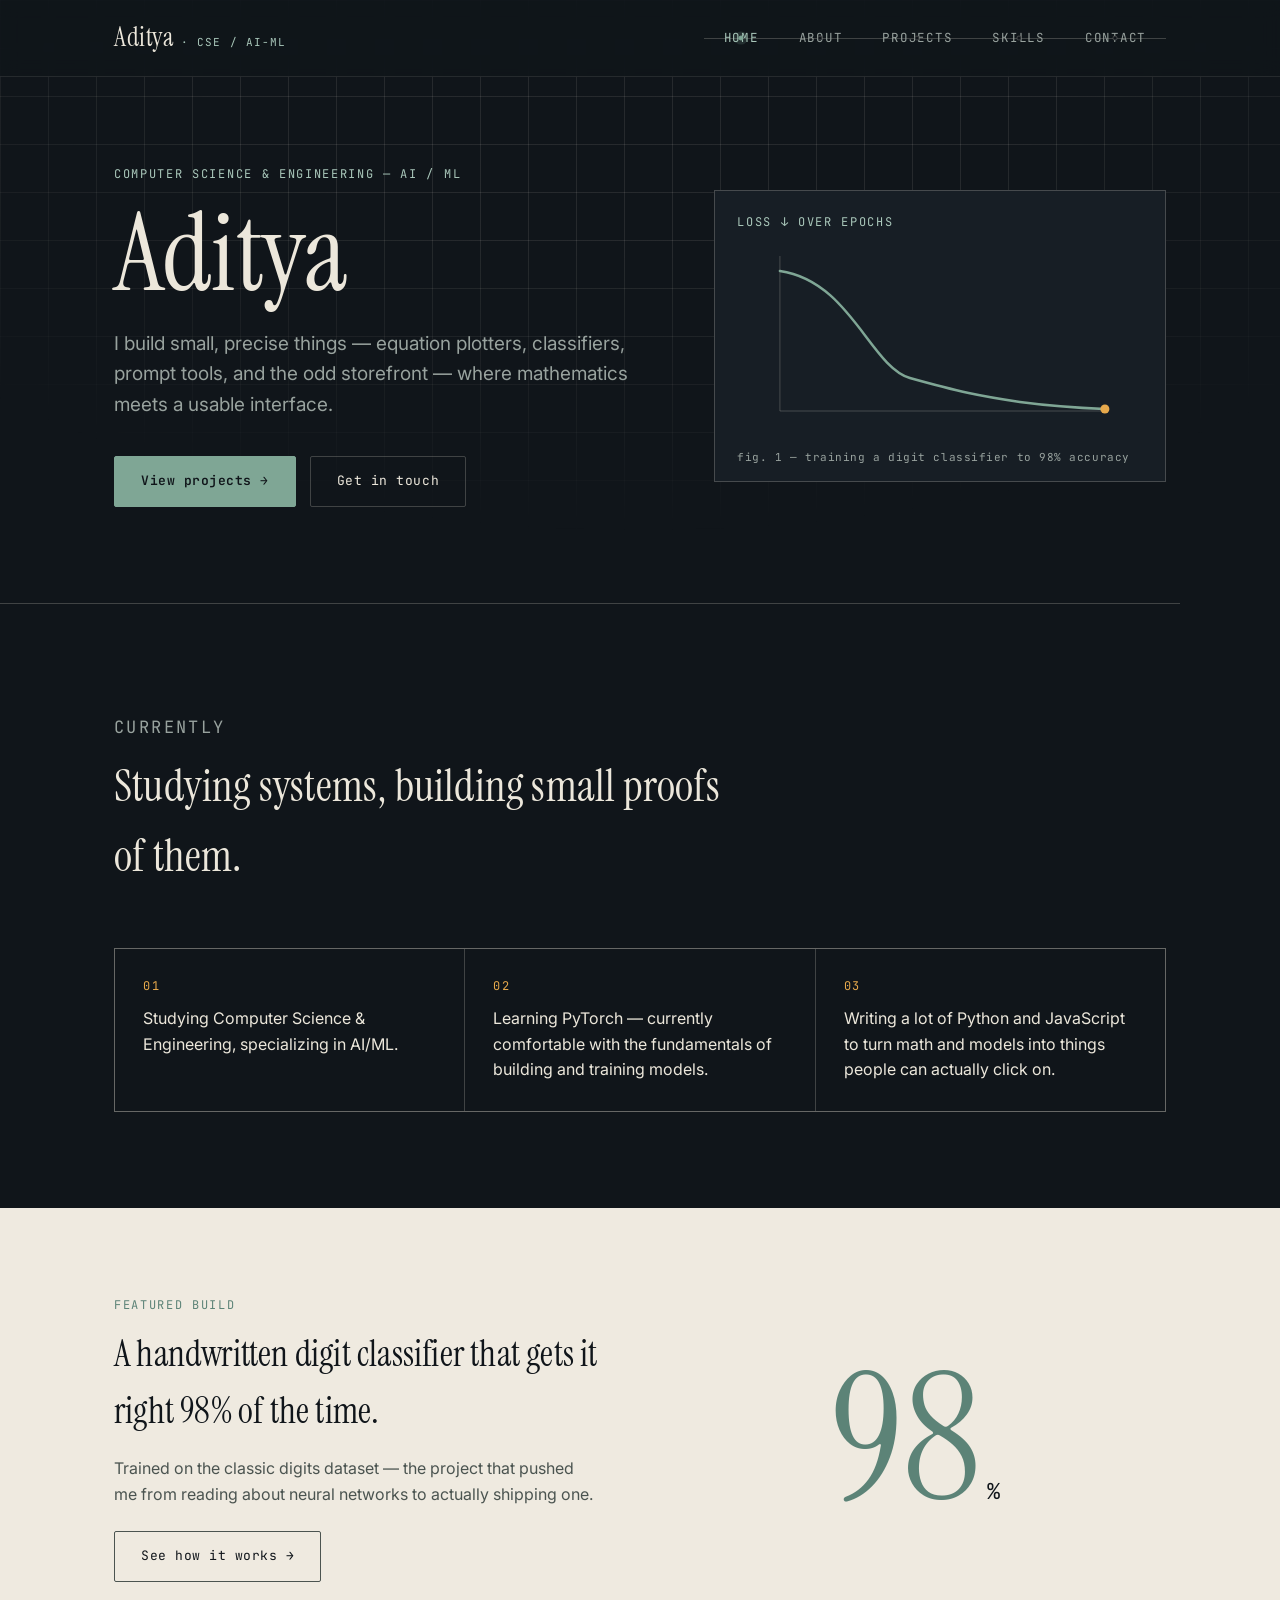
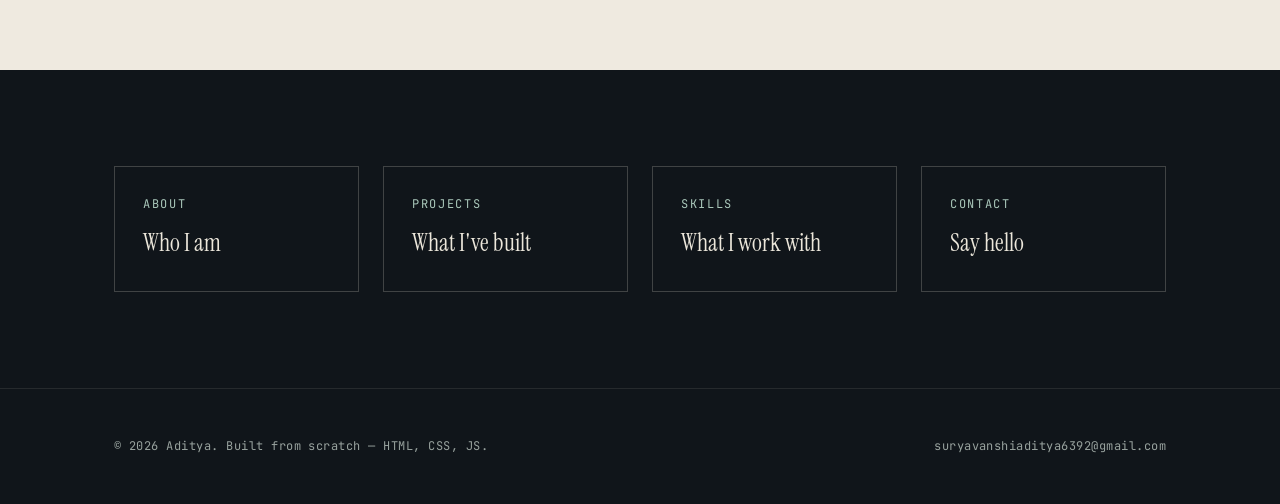
<file: testProtfolio1/index.html>
<!DOCTYPE html>
<html lang="en">
<head>
<meta charset="UTF-8">
<meta name="viewport" content="width=device-width, initial-scale=1.0">
<title>Aditya — CSE · AI/ML</title>
<meta name="description" content="Aditya — Computer Science & Engineering student focused on AI/ML. Projects in mathematical visualization, prompt engineering, computer vision, and web.">
<link rel="stylesheet" href="style.css">
</head>
<body data-page="home">

<header class="site-header">
  <div class="wrap nav-row">
    <a href="index.html" class="logo">Aditya <span>· CSE / AI-ML</span></a>
    <button class="nav-toggle" aria-label="Toggle menu"><span></span><span></span><span></span></button>
    <nav class="axis-nav">
      <a href="index.html" data-page="home">Home</a>
      <a href="about.html" data-page="about">About</a>
      <a href="projects.html" data-page="projects">Projects</a>
      <a href="skills.html" data-page="skills">Skills</a>
      <a href="contact.html" data-page="contact">Contact</a>
    </nav>
  </div>
</header>

<main>

  <!-- ============ HERO ============ -->
  <section style="padding-top:88px;">
    <div class="wrap" style="display:grid; grid-template-columns:1.1fr 0.9fr; gap:48px; align-items:center;">
      <div>
        <p class="eyebrow">Computer Science &amp; Engineering — AI / ML</p>
        <h1 style="font-size:clamp(52px,9vw,108px); line-height:0.95; margin-top:18px; color:var(--chalk);">Aditya</h1>
        <p style="font-size:19px; color:var(--chalk-dim); max-width:46ch; margin-top:24px;">
          I build small, precise things — equation plotters, classifiers, prompt tools, and the odd storefront — where mathematics meets a usable interface.
        </p>
        <div style="display:flex; gap:14px; margin-top:36px; flex-wrap:wrap;">
          <a href="projects.html" class="btn btn-solid">View projects →</a>
          <a href="contact.html" class="btn">Get in touch</a>
        </div>
      </div>

      <div>
        <div style="border:1px solid var(--line-strong); background:var(--ink-2); padding:22px 22px 14px; position:relative;">
          <p class="eyebrow" style="margin-bottom:14px;">loss ↓ over epochs</p>
          <svg id="heroCurve" viewBox="0 0 360 190" width="100%" height="190" fill="none">
            <line x1="20" y1="10" x2="20" y2="165" stroke="var(--line-strong)" stroke-width="1"/>
            <line x1="20" y1="165" x2="345" y2="165" stroke="var(--line-strong)" stroke-width="1"/>
            <path id="curvePath" d="M20,25 C90,35 110,120 150,132 C200,146 220,150 260,156 C290,160 320,162 345,163"
                  stroke="#7FA695" stroke-width="2.5" stroke-linecap="round"/>
            <circle id="curveDot" cx="345" cy="163" r="4.5" fill="#E7A94C"/>
          </svg>
          <p style="font-family:var(--mono); font-size:11px; color:var(--chalk-dim); letter-spacing:0.05em; margin-top:6px;">fig. 1 — training a digit classifier to 98% accuracy</p>
        </div>
      </div>
    </div>
  </section>

  <hr class="axis wrap">

  <!-- ============ CURRENTLY ============ -->
  <section class="reveal">
    <div class="wrap">
      <div class="section-head">
        <p class="eyebrow">Currently</p>
        <h2>Studying systems, building small proofs of them.</h2>
      </div>
      <div style="display:grid; grid-template-columns:repeat(auto-fit,minmax(240px,1fr)); gap:1px; background:var(--line-strong); border:1px solid var(--line-strong);">
        <div style="background:var(--ink); padding:28px;">
          <p class="eyebrow" style="color:var(--kiln);">01</p>
          <p style="margin-top:10px; color:var(--chalk);">Studying Computer Science &amp; Engineering, specializing in AI/ML.</p>
        </div>
        <div style="background:var(--ink); padding:28px;">
          <p class="eyebrow" style="color:var(--kiln);">02</p>
          <p style="margin-top:10px; color:var(--chalk);">Learning PyTorch — currently comfortable with the fundamentals of building and training models.</p>
        </div>
        <div style="background:var(--ink); padding:28px;">
          <p class="eyebrow" style="color:var(--kiln);">03</p>
          <p style="margin-top:10px; color:var(--chalk);">Writing a lot of Python and JavaScript to turn math and models into things people can actually click on.</p>
        </div>
      </div>
    </div>
  </section>

  <!-- ============ FEATURED STAT ============ -->
  <section class="reveal" style="background:var(--paper); color:var(--ink); padding:88px 0;">
    <div class="wrap" style="display:grid; grid-template-columns:1fr 1fr; gap:48px; align-items:center;">
      <div>
        <p class="eyebrow" style="color:var(--glaze-dim);">Featured build</p>
        <h2 style="color:var(--ink); margin-top:10px; font-size:clamp(26px,3.4vw,36px);">A handwritten digit classifier that gets it right 98% of the time.</h2>
        <p style="margin-top:16px; color:#4B5450; max-width:48ch;">
          Trained on the classic digits dataset — the project that pushed me from reading about neural networks to actually shipping one.
        </p>
        <a href="projects.html" class="btn" style="margin-top:24px; border-color:#4B5450; color:var(--ink);">See how it works →</a>
      </div>
      <div style="display:flex; align-items:baseline; justify-content:center;">
        <span style="font-family:var(--serif); font-size:clamp(90px,14vw,180px); line-height:1; color:var(--glaze-dim);">98</span>
        <span style="font-family:var(--mono); font-size:22px; color:var(--ink); margin-left:6px;">%</span>
      </div>
    </div>
  </section>

  <!-- ============ QUICK LINKS ============ -->
  <section class="reveal">
    <div class="wrap" style="display:grid; grid-template-columns:repeat(auto-fit,minmax(220px,1fr)); gap:24px;">
      <a href="about.html" class="quick-card">
        <p class="eyebrow">About</p>
        <p style="font-family:var(--serif); font-size:24px; color:var(--chalk); margin-top:10px;">Who I am</p>
      </a>
      <a href="projects.html" class="quick-card">
        <p class="eyebrow">Projects</p>
        <p style="font-family:var(--serif); font-size:24px; color:var(--chalk); margin-top:10px;">What I've built</p>
      </a>
      <a href="skills.html" class="quick-card">
        <p class="eyebrow">Skills</p>
        <p style="font-family:var(--serif); font-size:24px; color:var(--chalk); margin-top:10px;">What I work with</p>
      </a>
      <a href="contact.html" class="quick-card">
        <p class="eyebrow">Contact</p>
        <p style="font-family:var(--serif); font-size:24px; color:var(--chalk); margin-top:10px;">Say hello</p>
      </a>
    </div>
  </section>

</main>

<footer>
  <div class="wrap footer-row">
    <span>© 2026 Aditya. Built from scratch — HTML, CSS, JS.</span>
    <a href="mailto:suryavanshiaditya6392@gmail.com">suryavanshiaditya6392@gmail.com</a>
  </div>
</footer>

<script src="main.js"></script>
<script>
  const path = document.getElementById('curvePath');
  const len = path.getTotalLength();
  path.style.strokeDasharray = len;
  path.style.strokeDashoffset = len;
  path.getBoundingClientRect();
  path.style.transition = 'stroke-dashoffset 1.8s cubic-bezier(.4,.6,.2,1)';
  requestAnimationFrame(()=>{ path.style.strokeDashoffset = '0'; });
</script>
</body>
</html>
</file>
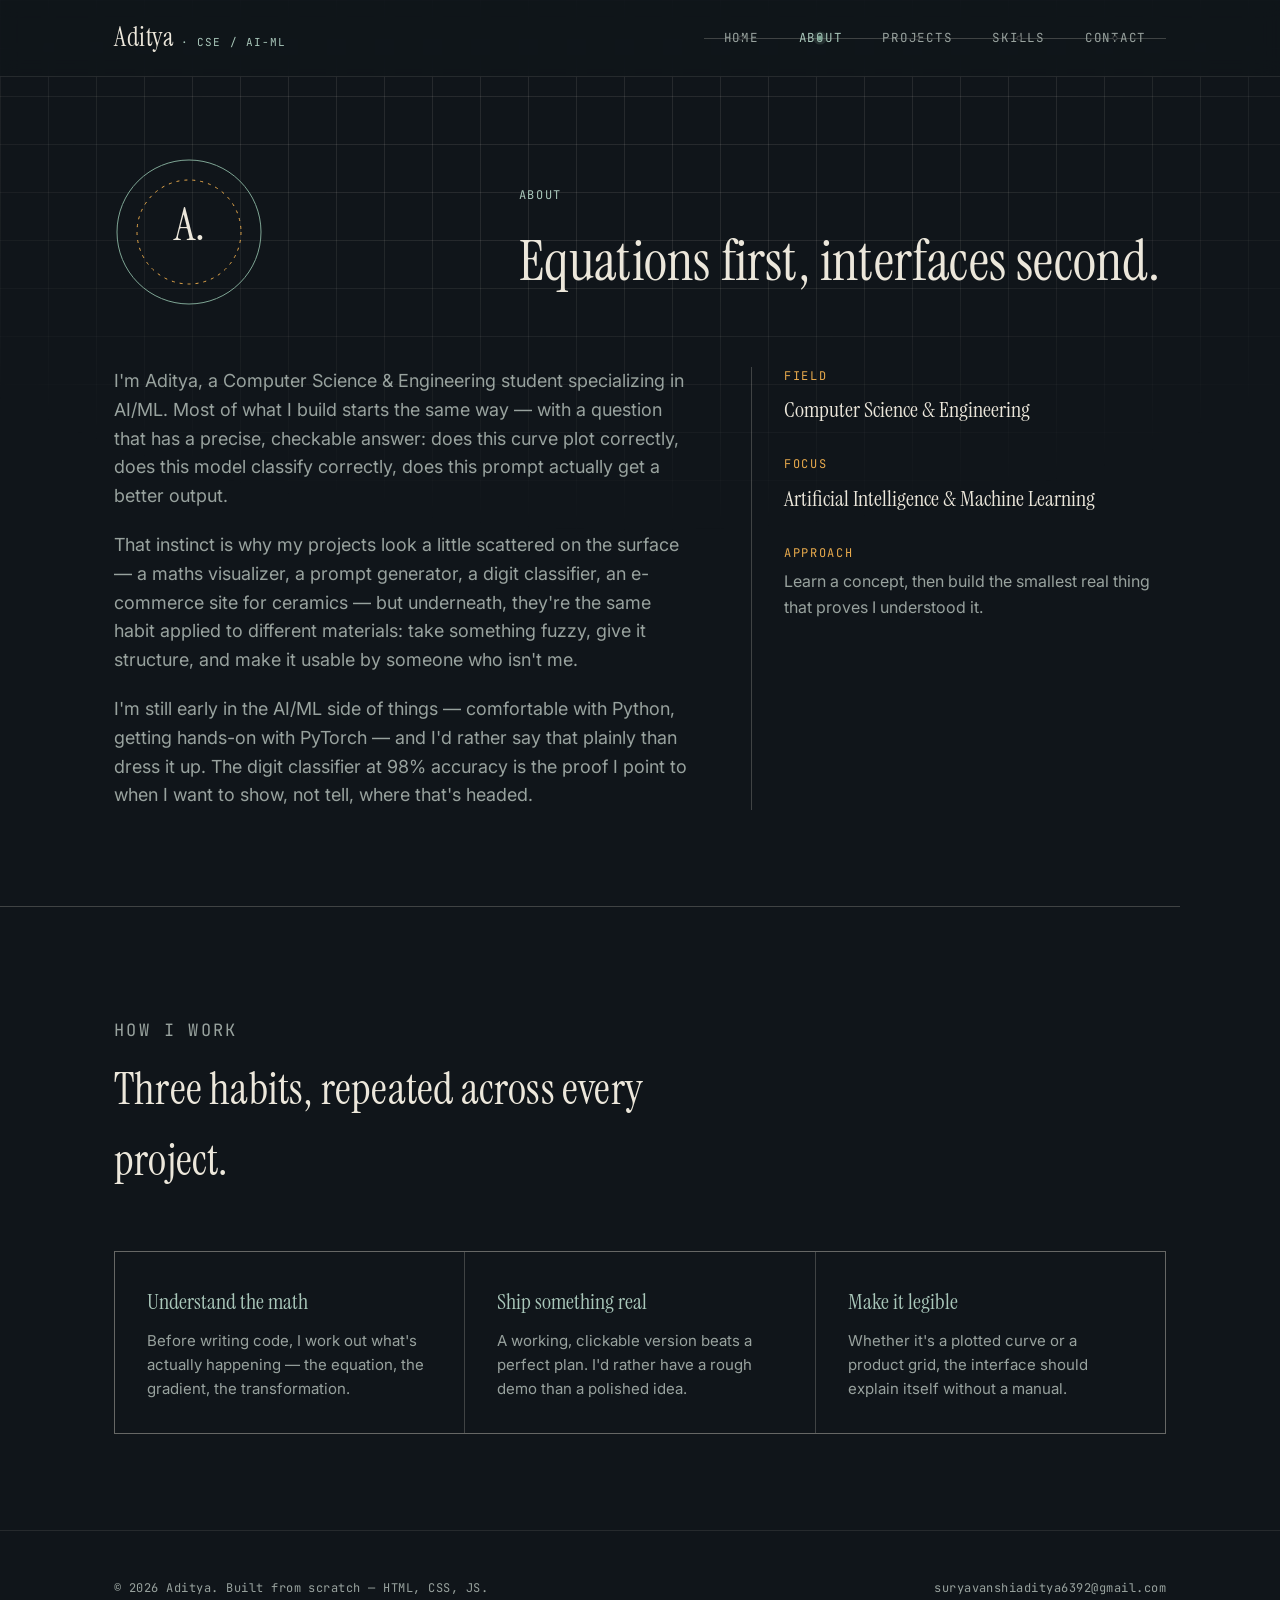
<file: testProtfolio1/about.html>
<!DOCTYPE html>
<html lang="en">
<head>
<meta charset="UTF-8">
<meta name="viewport" content="width=device-width, initial-scale=1.0">
<title>About — Aditya</title>
<link rel="stylesheet" href="style.css">
</head>
<body data-page="about">

<header class="site-header">
  <div class="wrap nav-row">
    <a href="index.html" class="logo">Aditya <span>· CSE / AI-ML</span></a>
    <button class="nav-toggle" aria-label="Toggle menu"><span></span><span></span><span></span></button>
    <nav class="axis-nav">
      <a href="index.html" data-page="home">Home</a>
      <a href="about.html" data-page="about">About</a>
      <a href="projects.html" data-page="projects">Projects</a>
      <a href="skills.html" data-page="skills">Skills</a>
      <a href="contact.html" data-page="contact">Contact</a>
    </nav>
  </div>
</header>

<main>

  <section style="padding-top:80px; padding-bottom:60px;">
    <div class="wrap" style="display:grid; grid-template-columns:0.7fr 1.3fr; gap:56px; align-items:end;">
      <div style="width:150px; height:150px; position:relative;">
        <svg viewBox="0 0 150 150" width="150" height="150">
          <circle cx="75" cy="75" r="72" fill="none" stroke="#7FA695" stroke-width="1"/>
          <circle cx="75" cy="75" r="52" fill="none" stroke="#E7A94C" stroke-width="1" stroke-dasharray="3 5"/>
          <text x="75" y="83" text-anchor="middle" font-family="Instrument Serif" font-size="46" fill="#ECE7DB">A.</text>
        </svg>
      </div>
      <div>
        <p class="eyebrow">About</p>
        <h1 style="font-size:clamp(36px,5vw,56px); margin-top:12px; color:var(--chalk);">Equations first, interfaces second.</h1>
      </div>
    </div>
  </section>

  <section class="reveal" style="padding-top:0;">
    <div class="wrap" style="display:grid; grid-template-columns:1.4fr 1fr; gap:56px;">
      <div style="font-size:18px; color:var(--chalk-dim); display:flex; flex-direction:column; gap:20px; max-width:60ch;">
        <p>I'm Aditya, a Computer Science &amp; Engineering student specializing in AI/ML. Most of what I build starts the same way — with a question that has a precise, checkable answer: does this curve plot correctly, does this model classify correctly, does this prompt actually get a better output.</p>
        <p>That instinct is why my projects look a little scattered on the surface — a maths visualizer, a prompt generator, a digit classifier, an e-commerce site for ceramics — but underneath, they're the same habit applied to different materials: take something fuzzy, give it structure, and make it usable by someone who isn't me.</p>
        <p>I'm still early in the AI/ML side of things — comfortable with Python, getting hands-on with PyTorch — and I'd rather say that plainly than dress it up. The digit classifier at 98% accuracy is the proof I point to when I want to show, not tell, where that's headed.</p>
      </div>

      <div style="border-left:1px solid var(--line-strong); padding-left:32px; display:flex; flex-direction:column; gap:28px;">
        <div>
          <p class="eyebrow" style="color:var(--kiln);">Field</p>
          <p style="font-family:var(--serif); font-size:22px; color:var(--chalk); margin-top:6px;">Computer Science &amp; Engineering</p>
        </div>
        <div>
          <p class="eyebrow" style="color:var(--kiln);">Focus</p>
          <p style="font-family:var(--serif); font-size:22px; color:var(--chalk); margin-top:6px;">Artificial Intelligence &amp; Machine Learning</p>
        </div>
        <div>
          <p class="eyebrow" style="color:var(--kiln);">Approach</p>
          <p style="color:var(--chalk-dim); margin-top:6px;">Learn a concept, then build the smallest real thing that proves I understood it.</p>
        </div>
      </div>
    </div>
  </section>

  <hr class="axis wrap">

  <!-- ============ HOW I WORK ============ -->
  <section class="reveal">
    <div class="wrap">
      <div class="section-head">
        <p class="eyebrow">How I work</p>
        <h2>Three habits, repeated across every project.</h2>
      </div>
      <div style="display:grid; grid-template-columns:repeat(auto-fit,minmax(260px,1fr)); gap:1px; background:var(--line-strong); border:1px solid var(--line-strong);">
        <div style="background:var(--ink); padding:32px;">
          <p style="font-family:var(--serif); font-size:22px; color:var(--glaze-lt);">Understand the math</p>
          <p style="color:var(--chalk-dim); margin-top:10px; font-size:15px;">Before writing code, I work out what's actually happening — the equation, the gradient, the transformation.</p>
        </div>
        <div style="background:var(--ink); padding:32px;">
          <p style="font-family:var(--serif); font-size:22px; color:var(--glaze-lt);">Ship something real</p>
          <p style="color:var(--chalk-dim); margin-top:10px; font-size:15px;">A working, clickable version beats a perfect plan. I'd rather have a rough demo than a polished idea.</p>
        </div>
        <div style="background:var(--ink); padding:32px;">
          <p style="font-family:var(--serif); font-size:22px; color:var(--glaze-lt);">Make it legible</p>
          <p style="color:var(--chalk-dim); margin-top:10px; font-size:15px;">Whether it's a plotted curve or a product grid, the interface should explain itself without a manual.</p>
        </div>
      </div>
    </div>
  </section>

</main>

<footer>
  <div class="wrap footer-row">
    <span>© 2026 Aditya. Built from scratch — HTML, CSS, JS.</span>
    <a href="mailto:suryavanshiaditya6392@gmail.com">suryavanshiaditya6392@gmail.com</a>
  </div>
</footer>

<script src="main.js"></script>
</body>
</html>
</file>
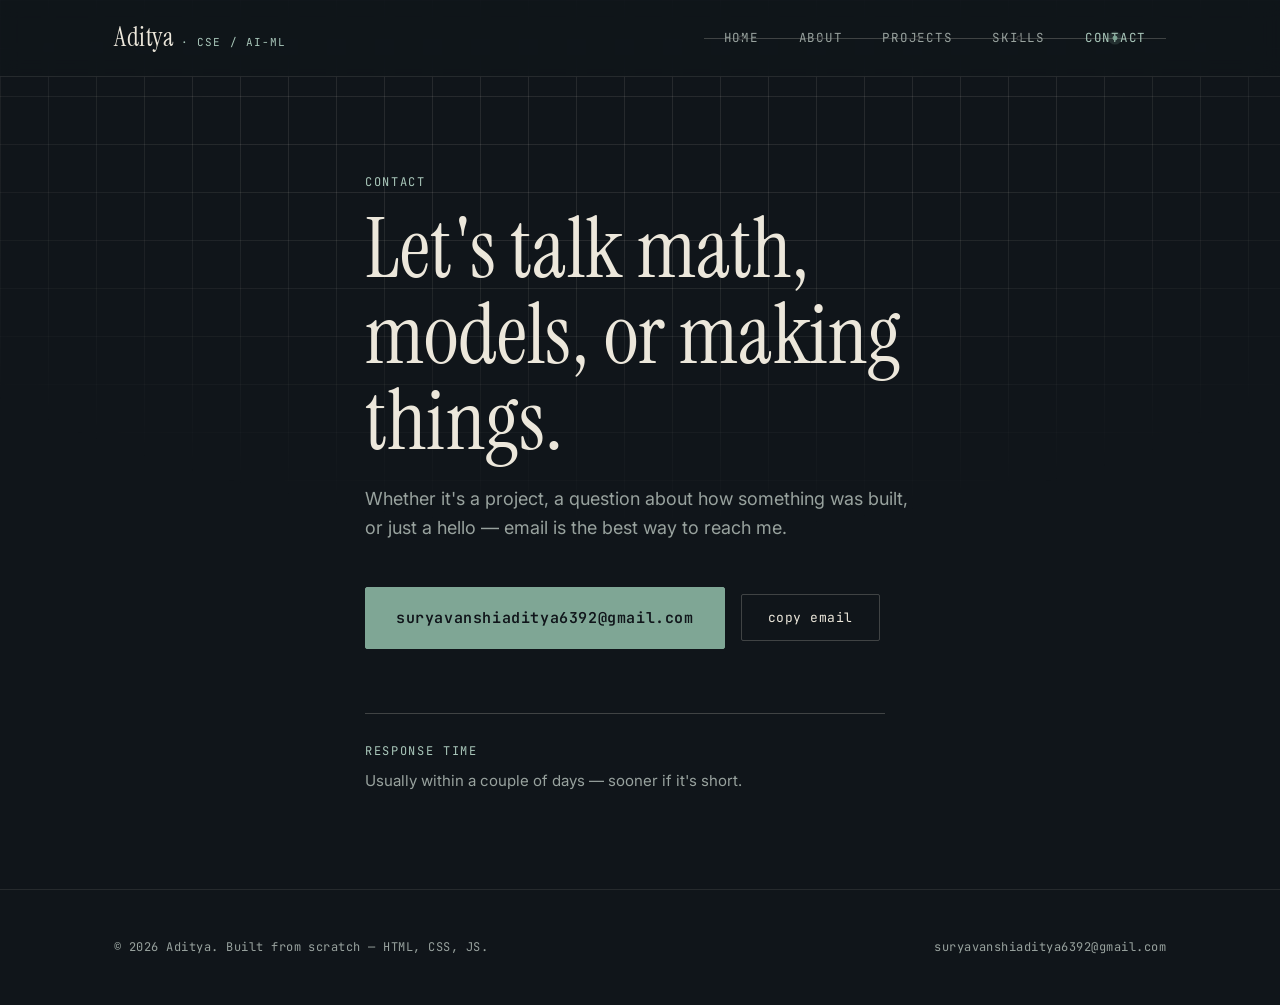
<file: testProtfolio1/contact.html>
<!DOCTYPE html>
<html lang="en">
<head>
<meta charset="UTF-8">
<meta name="viewport" content="width=device-width, initial-scale=1.0">
<title>Contact — Aditya</title>
<link rel="stylesheet" href="style.css">
</head>
<body data-page="contact">

<header class="site-header">
  <div class="wrap nav-row">
    <a href="index.html" class="logo">Aditya <span>· CSE / AI-ML</span></a>
    <button class="nav-toggle" aria-label="Toggle menu"><span></span><span></span><span></span></button>
    <nav class="axis-nav">
      <a href="index.html" data-page="home">Home</a>
      <a href="about.html" data-page="about">About</a>
      <a href="projects.html" data-page="projects">Projects</a>
      <a href="skills.html" data-page="skills">Skills</a>
      <a href="contact.html" data-page="contact">Contact</a>
    </nav>
  </div>
</header>

<main>
  <section style="min-height:60vh; display:flex; align-items:center;">
    <div class="wrap">
      <p class="eyebrow">Contact</p>
      <h1 style="font-size:clamp(40px,7vw,84px); margin-top:14px; color:var(--chalk); max-width:14ch; line-height:1.02;">Let's talk math, models, or making things.</h1>
      <p style="color:var(--chalk-dim); font-size:18px; margin-top:22px; max-width:50ch;">
        Whether it's a project, a question about how something was built, or just a hello — email is the best way to reach me.
      </p>

      <div style="margin-top:44px; display:flex; align-items:center; gap:16px; flex-wrap:wrap;">
        <a href="mailto:suryavanshiaditya6392@gmail.com" class="btn btn-solid" style="font-size:15px; padding:18px 30px;">
          suryavanshiaditya6392@gmail.com
        </a>
        <button class="btn" data-copy-email="suryavanshiaditya6392@gmail.com" style="cursor:pointer; background:none; font-family:var(--mono);">copy email</button>
      </div>

      <div style="margin-top:64px; border-top:1px solid var(--line-strong); padding-top:28px; max-width:520px;">
        <p class="eyebrow">Response time</p>
        <p style="color:var(--chalk-dim); margin-top:8px; font-size:15px;">Usually within a couple of days — sooner if it's short.</p>
      </div>
    </div>
  </section>
</main>

<footer>
  <div class="wrap footer-row">
    <span>© 2026 Aditya. Built from scratch — HTML, CSS, JS.</span>
    <a href="mailto:suryavanshiaditya6392@gmail.com">suryavanshiaditya6392@gmail.com</a>
  </div>
</footer>

<script src="main.js"></script>
</body>
</html>
</file>
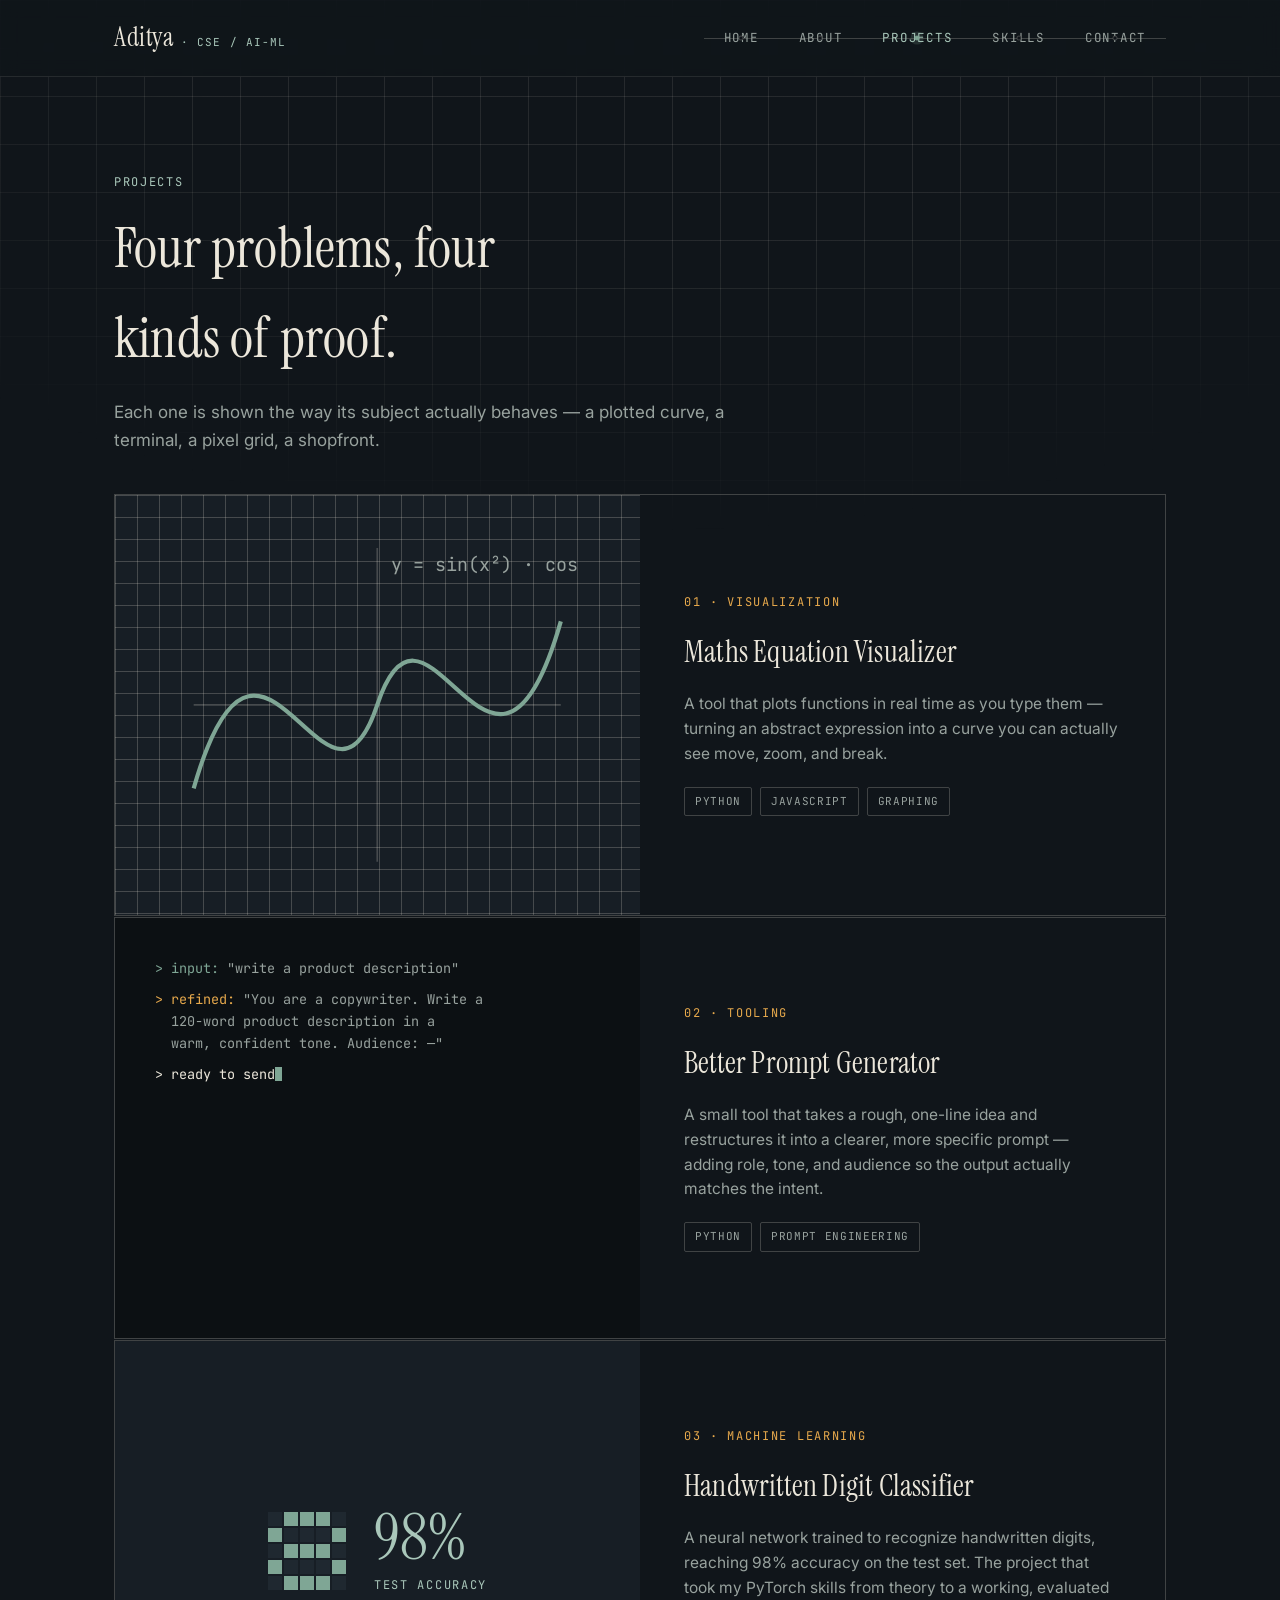
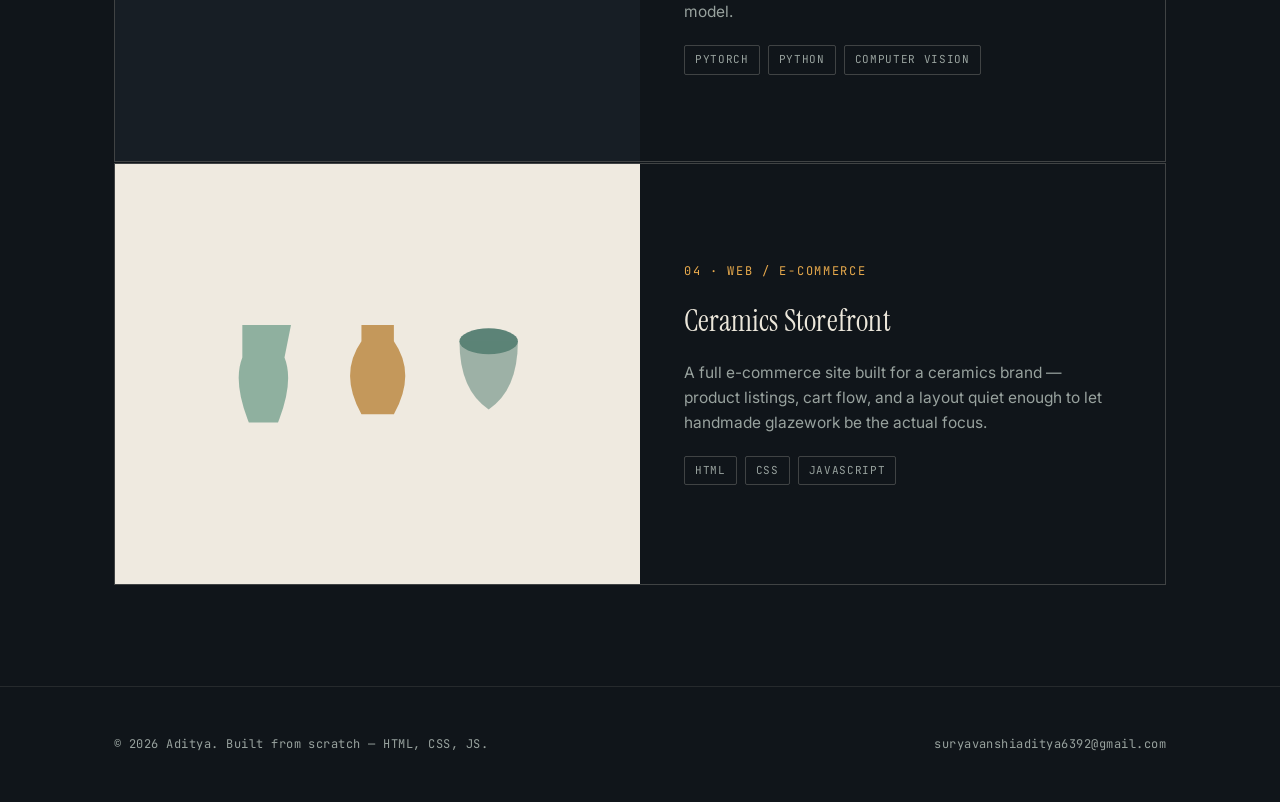
<file: testProtfolio1/projects.html>
<!DOCTYPE html>
<html lang="en">
<head>
<meta charset="UTF-8">
<meta name="viewport" content="width=device-width, initial-scale=1.0">
<title>Projects — Aditya's</title>
<link rel="stylesheet" href="style.css">
<style>
  .proj{ border:1px solid var(--line-strong); margin-bottom:1px; }
  .proj-grid{ display:grid; grid-template-columns:1fr 1fr; min-height:420px; }
  @media(max-width:820px){ .proj-grid{ grid-template-columns:1fr; min-height:auto; } }
  .proj-visual{ display:flex; align-items:center; justify-content:center; padding:40px; position:relative; overflow:hidden; }
  .proj-copy{ padding:44px; display:flex; flex-direction:column; justify-content:center; gap:16px; }
  .proj-copy h3{ font-size:30px; color:var(--chalk); }
  .proj-copy p.desc{ color:var(--chalk-dim); font-size:15.5px; max-width:44ch; }
  .proj-tags{ display:flex; gap:8px; flex-wrap:wrap; margin-top:4px; }

  /* --- project 1: math visualizer, graph paper --- */
  .v-math{ background:
      linear-gradient(var(--line-strong) 1px, transparent 1px),
      linear-gradient(90deg, var(--line-strong) 1px, transparent 1px);
    background-size:22px 22px; background-color:var(--ink-2); }

  /* --- project 2: prompt generator, terminal --- */
  .v-terminal{ background:#0C1013; font-family:var(--mono); font-size:13.5px; align-items:flex-start; justify-content:flex-start; }
  .term-line{ color:var(--chalk-dim); margin-bottom:10px; }
  .term-line .p{ color:var(--glaze); }
  .term-line .o{ color:var(--kiln); }
  .cursor{ display:inline-block; width:7px; height:14px; background:var(--glaze); animation:blink 1s steps(1) infinite; vertical-align:-2px; }
  @keyframes blink{ 50%{ opacity:0; } }

  /* --- project 3: digit classifier, pixel grid --- */
  .v-pixel{ background:var(--ink-2); }
  .pixel-grid{ display:grid; grid-template-columns:repeat(10,10px); grid-template-rows:repeat(10,10px); gap:2px; }
  .pixel-grid div{ background:var(--ink-3); }

  /* --- project 4: ceramics ecommerce, warm paper --- */
  .v-paper{ background:var(--paper); }
</style>
</head>
<body data-page="projects">

<header class="site-header">
  <div class="wrap nav-row">
    <a href="index.html" class="logo">Aditya <span>· CSE / AI-ML</span></a>
    <button class="nav-toggle" aria-label="Toggle menu"><span></span><span></span><span></span></button>
    <nav class="axis-nav">
      <a href="index.html" data-page="home">Home</a>
      <a href="about.html" data-page="about">About</a>
      <a href="projects.html" data-page="projects">Projects</a>
      <a href="skills.html" data-page="skills">Skills</a>
      <a href="contact.html" data-page="contact">Contact</a>
    </nav>
  </div>
</header>

<main>
  <section style="padding-bottom:40px;">
    <div class="wrap">
      <p class="eyebrow">Projects</p>
      <h1 style="font-size:clamp(36px,5vw,56px); margin-top:12px; color:var(--chalk); max-width:16ch;">Four problems, four kinds of proof.</h1>
      <p style="color:var(--chalk-dim); margin-top:16px; max-width:56ch; font-size:17px;">Each one is shown the way its subject actually behaves — a plotted curve, a terminal, a pixel grid, a shopfront.</p>
    </div>
  </section>

  <div class="wrap" style="padding-bottom:100px;">

    <!-- ============ 01 — MATHS EQUATION VISUALIZER ============ -->
    <article class="proj reveal">
      <div class="proj-grid">
        <div class="proj-visual v-math">
          <svg viewBox="0 0 240 200" width="90%" fill="none">
            <line x1="10" y1="100" x2="230" y2="100" stroke="var(--line-strong)"/>
            <line x1="120" y1="6" x2="120" y2="194" stroke="var(--line-strong)"/>
            <path d="M10,150 C50,10 90,190 120,100 C150,10 190,190 230,50" stroke="#7FA695" stroke-width="2.5"/>
            <text x="128" y="20" font-family="JetBrains Mono" font-size="11" fill="#98A29E">y = sin(x²) · cos(x)</text>
          </svg>
        </div>
        <div class="proj-copy">
          <p class="eyebrow" style="color:var(--kiln);">01 · Visualization</p>
          <h3>Maths Equation Visualizer</h3>
          <p class="desc">A tool that plots functions in real time as you type them — turning an abstract expression into a curve you can actually see move, zoom, and break.</p>
          <div class="proj-tags"><span class="tag">Python</span><span class="tag">JavaScript</span><span class="tag">Graphing</span></div>
        </div>
      </div>
    </article>

    <!-- ============ 02 — PROMPT GENERATOR ============ -->
    <article class="proj reveal">
      <div class="proj-grid">
        <div class="proj-visual v-terminal">
          <div>
            <div class="term-line"><span class="p">&gt; input:</span> "write a product description"</div>
            <div class="term-line"><span class="o">&gt; refined:</span> "You are a copywriter. Write a<br>&nbsp;&nbsp;120-word product description in a<br>&nbsp;&nbsp;warm, confident tone. Audience: —"</div>
            <div class="term-line" style="color:var(--chalk);">&gt; ready to send<span class="cursor"></span></div>
          </div>
        </div>
        <div class="proj-copy">
          <p class="eyebrow" style="color:var(--kiln);">02 · Tooling</p>
          <h3>Better Prompt Generator</h3>
          <p class="desc">A small tool that takes a rough, one-line idea and restructures it into a clearer, more specific prompt — adding role, tone, and audience so the output actually matches the intent.</p>
          <div class="proj-tags"><span class="tag">Python</span><span class="tag">Prompt Engineering</span></div>
        </div>
      </div>
    </article>

    <!-- ============ 03 — DIGIT CLASSIFIER ============ -->
    <article class="proj reveal">
      <div class="proj-grid">
        <div class="proj-visual v-pixel">
          <div style="display:flex; align-items:center; gap:28px; flex-wrap:wrap; justify-content:center;">
            <div class="pixel-grid" id="digitGrid"></div>
            <div>
              <p style="font-family:var(--serif); font-size:64px; color:var(--glaze-lt); line-height:1;">98%</p>
              <p class="eyebrow" style="margin-top:6px;">test accuracy</p>
            </div>
          </div>
        </div>
        <div class="proj-copy">
          <p class="eyebrow" style="color:var(--kiln);">03 · Machine Learning</p>
          <h3>Handwritten Digit Classifier</h3>
          <p class="desc">A neural network trained to recognize handwritten digits, reaching 98% accuracy on the test set. The project that took my PyTorch skills from theory to a working, evaluated model.</p>
          <div class="proj-tags"><span class="tag">PyTorch</span><span class="tag">Python</span><span class="tag">Computer Vision</span></div>
        </div>
      </div>
    </article>

    <!-- ============ 04 — CERAMICS ECOMMERCE ============ -->
    <article class="proj reveal">
      <div class="proj-grid">
        <div class="proj-visual v-paper">
          <div style="display:grid; grid-template-columns:repeat(3,1fr); gap:14px; width:100%; max-width:320px;">
            <svg viewBox="0 0 60 70" width="100%"><path d="M15,5 h30 l-4,20 q6,15 -4,40 h-18 q-10,-25 -4,-40 z" fill="#7FA695" opacity="0.85"/></svg>
            <svg viewBox="0 0 60 70" width="100%"><path d="M20,5 h20 v10 q14,20 0,45 h-20 q-14,-25 0,-45 z" fill="#B9843A" opacity="0.8"/></svg>
            <svg viewBox="0 0 60 70" width="100%"><ellipse cx="30" cy="15" rx="18" ry="8" fill="#5C8377"/><path d="M12,15 q0,30 18,42 q18,-12 18,-42" fill="#5C8377" opacity="0.55"/></svg>
          </div>
        </div>
        <div class="proj-copy">
          <p class="eyebrow" style="color:var(--kiln);">04 · Web / E-commerce</p>
          <h3>Ceramics Storefront</h3>
          <p class="desc">A full e-commerce site built for a ceramics brand — product listings, cart flow, and a layout quiet enough to let handmade glazework be the actual focus.</p>
          <div class="proj-tags"><span class="tag">HTML</span><span class="tag">CSS</span><span class="tag">JavaScript</span></div>
        </div>
      </div>
    </article>

  </div>
</main>

<footer>
  <div class="wrap footer-row">
    <span>© 2026 Aditya. Built from scratch — HTML, CSS, JS.</span>
    <a href="mailto:suryavanshiaditya6392@gmail.com">suryavanshiaditya6392@gmail.com</a>
  </div>
</footer>

<script src="main.js"></script>
<script>
  // build a simple pixelated "8" to nod at the digit classifier
  const pattern = [
    0,1,1,1,0,
    1,0,0,0,1,
    0,1,1,1,0,
    1,0,0,0,1,
    0,1,1,1,0
  ];
  const grid = document.getElementById('digitGrid');
  if(grid){
    grid.style.gridTemplateColumns = 'repeat(5,14px)';
    grid.style.gridTemplateRows = 'repeat(5,14px)';
    pattern.forEach(v=>{
      const d = document.createElement('div');
      d.style.background = v ? 'var(--glaze)' : 'var(--ink-3)';
      grid.appendChild(d);
    });
  }
</script>
</body>
</html>
</file>
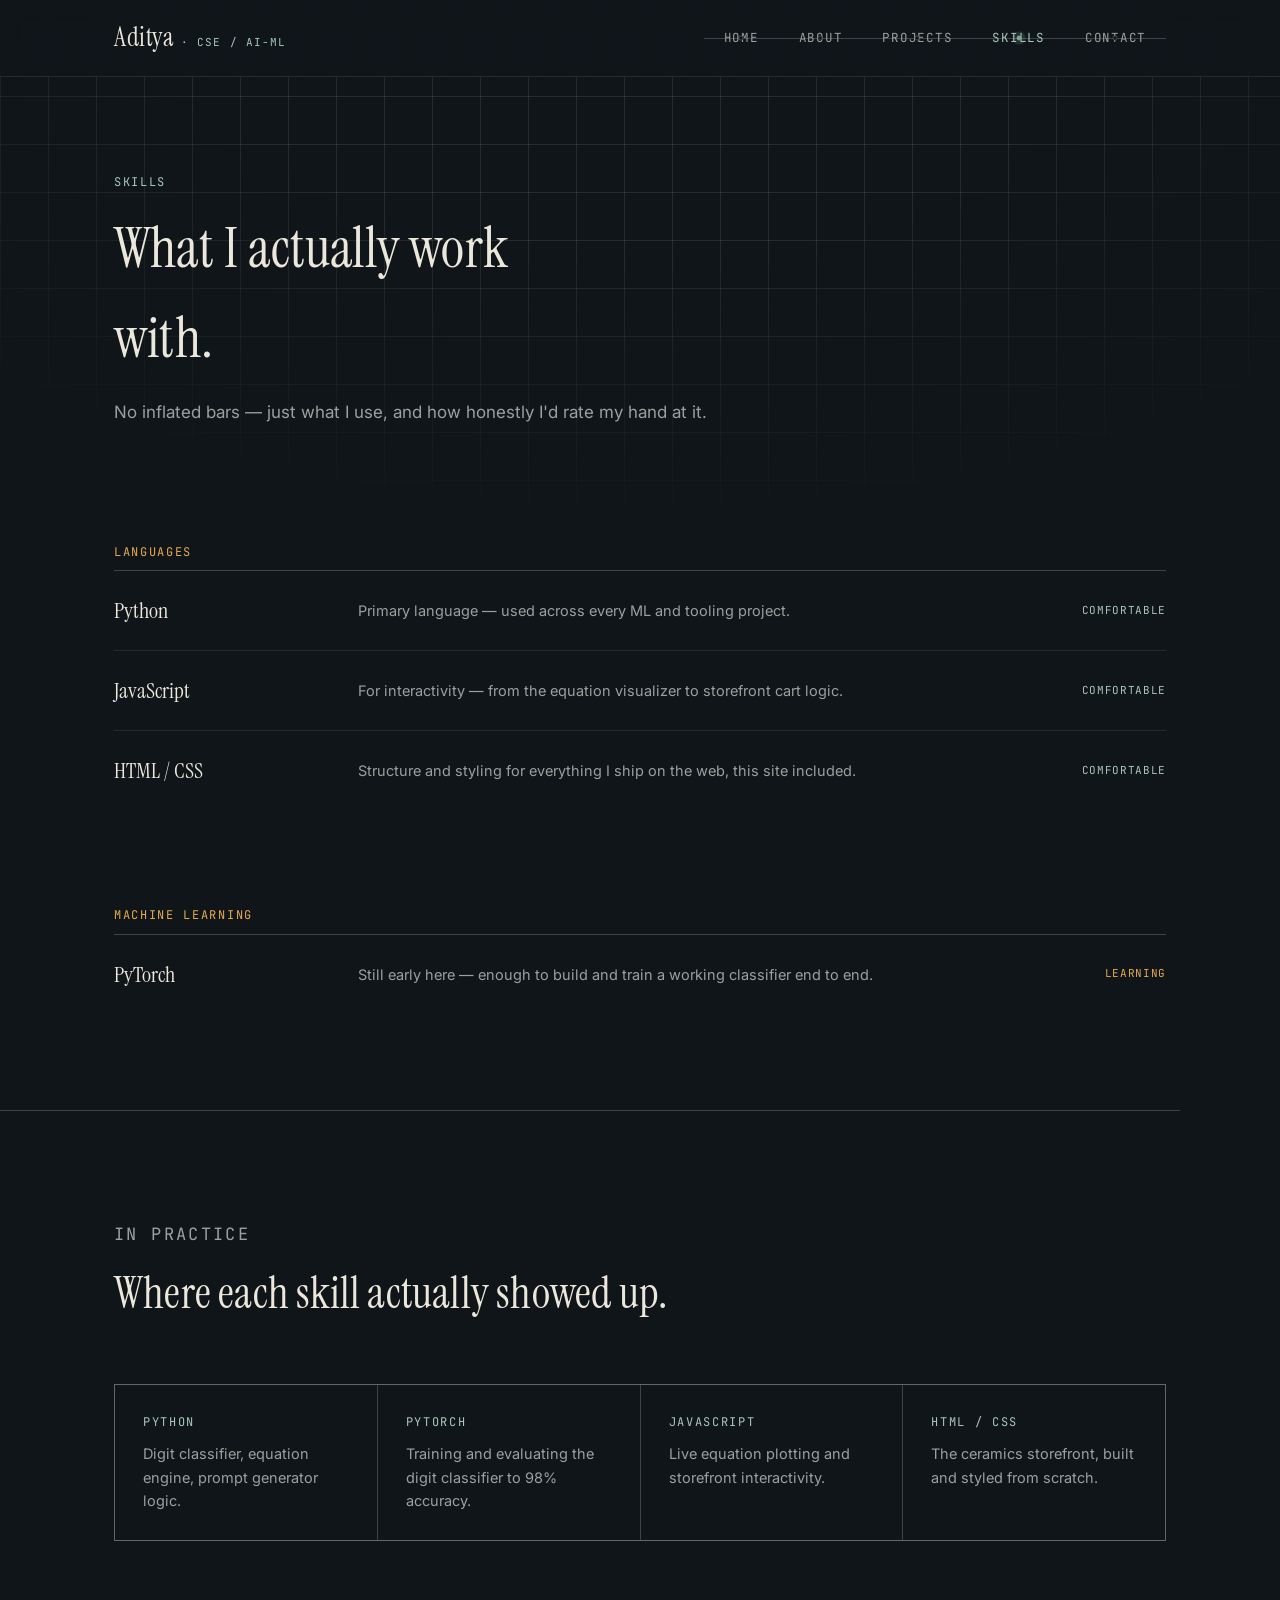
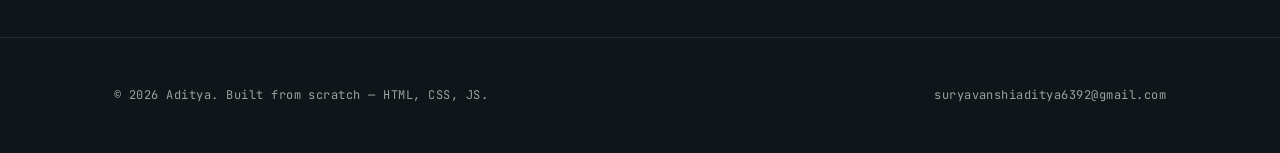
<file: testProtfolio1/skills.html>
<!DOCTYPE html>
<html lang="en">
<head>
<meta charset="UTF-8">
<meta name="viewport" content="width=device-width, initial-scale=1.0">
<title>Skills — Aditya</title>
<link rel="stylesheet" href="style.css">
<style>
  .skill-row{ display:grid; grid-template-columns:220px 1fr 120px; gap:24px; align-items:center; padding:22px 0; border-bottom:1px solid var(--line); }
  .skill-row:last-child{ border-bottom:none; }
  .skill-name{ font-family:var(--serif); font-size:22px; color:var(--chalk); }
  .skill-note{ color:var(--chalk-dim); font-size:14.5px; }
  .skill-level{ font-family:var(--mono); font-size:11px; letter-spacing:0.06em; text-transform:uppercase; text-align:right; }
  .lvl-comfortable{ color:var(--glaze-lt); }
  .lvl-learning{ color:var(--kiln); }
  @media(max-width:640px){ .skill-row{ grid-template-columns:1fr; gap:6px; } .skill-level{ text-align:left; } }
</style>
</head>
<body data-page="skills">

<header class="site-header">
  <div class="wrap nav-row">
    <a href="index.html" class="logo">Aditya <span>· CSE / AI-ML</span></a>
    <button class="nav-toggle" aria-label="Toggle menu"><span></span><span></span><span></span></button>
    <nav class="axis-nav">
      <a href="index.html" data-page="home">Home</a>
      <a href="about.html" data-page="about">About</a>
      <a href="projects.html" data-page="projects">Projects</a>
      <a href="skills.html" data-page="skills">Skills</a>
      <a href="contact.html" data-page="contact">Contact</a>
    </nav>
  </div>
</header>

<main>
  <section style="padding-bottom:20px;">
    <div class="wrap">
      <p class="eyebrow">Skills</p>
      <h1 style="font-size:clamp(36px,5vw,56px); margin-top:12px; color:var(--chalk); max-width:16ch;">What I actually work with.</h1>
      <p style="color:var(--chalk-dim); margin-top:16px; max-width:56ch; font-size:17px;">No inflated bars — just what I use, and how honestly I'd rate my hand at it.</p>
    </div>
  </section>

  <section class="reveal">
    <div class="wrap">
      <p class="eyebrow" style="color:var(--kiln); margin-bottom:8px;">Languages</p>
      <div style="border-top:1px solid var(--line-strong);">
        <div class="skill-row">
          <span class="skill-name">Python</span>
          <span class="skill-note">Primary language — used across every ML and tooling project.</span>
          <span class="skill-level lvl-comfortable">Comfortable</span>
        </div>
        <div class="skill-row">
          <span class="skill-name">JavaScript</span>
          <span class="skill-note">For interactivity — from the equation visualizer to storefront cart logic.</span>
          <span class="skill-level lvl-comfortable">Comfortable</span>
        </div>
        <div class="skill-row">
          <span class="skill-name">HTML / CSS</span>
          <span class="skill-note">Structure and styling for everything I ship on the web, this site included.</span>
          <span class="skill-level lvl-comfortable">Comfortable</span>
        </div>
      </div>
    </div>
  </section>

  <section class="reveal" style="padding-top:0;">
    <div class="wrap">
      <p class="eyebrow" style="color:var(--kiln); margin-bottom:8px;">Machine Learning</p>
      <div style="border-top:1px solid var(--line-strong);">
        <div class="skill-row">
          <span class="skill-name">PyTorch</span>
          <span class="skill-note">Still early here — enough to build and train a working classifier end to end.</span>
          <span class="skill-level lvl-learning">Learning</span>
        </div>
      </div>
    </div>
  </section>

  <hr class="axis wrap">

  <section class="reveal">
    <div class="wrap">
      <div class="section-head">
        <p class="eyebrow">In practice</p>
        <h2>Where each skill actually showed up.</h2>
      </div>
      <div style="display:grid; grid-template-columns:repeat(auto-fit,minmax(240px,1fr)); gap:1px; background:var(--line-strong); border:1px solid var(--line-strong);">
        <div style="background:var(--ink); padding:28px;">
          <p class="eyebrow">Python</p>
          <p style="margin-top:10px; color:var(--chalk-dim); font-size:14.5px;">Digit classifier, equation engine, prompt generator logic.</p>
        </div>
        <div style="background:var(--ink); padding:28px;">
          <p class="eyebrow">PyTorch</p>
          <p style="margin-top:10px; color:var(--chalk-dim); font-size:14.5px;">Training and evaluating the digit classifier to 98% accuracy.</p>
        </div>
        <div style="background:var(--ink); padding:28px;">
          <p class="eyebrow">JavaScript</p>
          <p style="margin-top:10px; color:var(--chalk-dim); font-size:14.5px;">Live equation plotting and storefront interactivity.</p>
        </div>
        <div style="background:var(--ink); padding:28px;">
          <p class="eyebrow">HTML / CSS</p>
          <p style="margin-top:10px; color:var(--chalk-dim); font-size:14.5px;">The ceramics storefront, built and styled from scratch.</p>
        </div>
      </div>
    </div>
  </section>

</main>

<footer>
  <div class="wrap footer-row">
    <span>© 2026 Aditya. Built from scratch — HTML, CSS, JS.</span>
    <a href="mailto:suryavanshiaditya6392@gmail.com">suryavanshiaditya6392@gmail.com</a>
  </div>
</footer>

<script src="main.js"></script>
</body>
</html>
</file>
<file: testProtfolio1/style.css>
/* ==========================================================================
   Aditya — CSE / AI-ML portfolio
   Design language: graph-paper precision (math) + kiln glaze warmth (ceramics)
   ========================================================================== */

@import url('https://fonts.googleapis.com/css2?family=Instrument+Serif:ital@0;1&family=JetBrains+Mono:wght@400;500;600&family=Inter:wght@400;500;600;700&display=swap');

:root{
  --ink:      #10151A;
  --ink-2:    #171E25;
  --ink-3:    #1F2830;
  --paper:    #EFEAE0;
  --paper-2:  #E4DECF;
  --glaze:    #7FA695;
  --glaze-dim:#5C8377;
  --glaze-lt: #A9C7BA;
  --kiln:     #E7A94C;
  --kiln-dim: #B9843A;
  --chalk:    #ECE7DB;
  --chalk-dim:#98A29E;
  --line:     rgba(236,231,216,0.10);
  --line-strong: rgba(236,231,216,0.22);

  --serif: 'Instrument Serif', Georgia, serif;
  --mono:  'JetBrains Mono', 'SF Mono', monospace;
  --sans:  'Inter', -apple-system, sans-serif;

  --max: 1180px;
  --pad: clamp(24px, 5vw, 72px);
}

*,*::before,*::after{ box-sizing:border-box; }
html{ scroll-behavior:smooth; }
@media (prefers-reduced-motion: reduce){
  html{ scroll-behavior:auto; }
  *,*::before,*::after{ animation-duration:0.001ms !important; animation-iteration-count:1 !important; transition-duration:0.001ms !important; }
}

body{
  margin:0;
  background:var(--ink);
  color:var(--chalk);
  font-family:var(--sans);
  font-size:16px;
  line-height:1.6;
  -webkit-font-smoothing:antialiased;
  position:relative;
}

/* ambient graph-paper field ------------------------------------------- */
body::before{
  content:"";
  position:fixed;
  inset:0;
  pointer-events:none;
  z-index:0;
  background-image:
    linear-gradient(var(--line) 1px, transparent 1px),
    linear-gradient(90deg, var(--line) 1px, transparent 1px);
  background-size: 48px 48px;
  mask-image: radial-gradient(ellipse 90% 70% at 50% 0%, black 40%, transparent 85%);
}

a{ color:inherit; text-decoration:none; }
img{ max-width:100%; display:block; }
h1,h2,h3,h4{ font-family:var(--serif); font-weight:400; margin:0; letter-spacing:0.2px; }
p{ margin:0; }
.wrap{ max-width:var(--max); margin:0 auto; padding-left:var(--pad); padding-right:var(--pad); position:relative; z-index:1; }

.eyebrow{
  font-family:var(--mono);
  font-size:12px;
  letter-spacing:0.14em;
  text-transform:uppercase;
  color:var(--glaze-lt);
}

/* ==========================================================================
   NAV — axis-tick navigation: nav items sit as marked points on a line,
   the way solutions sit on a plotted axis.
   ========================================================================== */
.site-header{
  position:sticky; top:0; z-index:50;
  background:rgba(16,21,26,0.86);
  backdrop-filter:blur(10px);
  border-bottom:1px solid var(--line);
}
.nav-row{
  display:flex; align-items:center; justify-content:space-between;
  height:76px;
}
.logo{
  font-family:var(--serif); font-size:26px; letter-spacing:0.5px; color:var(--chalk);
  display:flex; align-items:baseline; gap:8px;
}
.logo span{ font-family:var(--mono); font-size:11px; color:var(--glaze-lt); letter-spacing:0.1em; }

.axis-nav{
  display:flex; align-items:center; gap:0;
  position:relative;
}
.axis-nav::before{
  content:"";
  position:absolute; left:0; right:0; top:50%;
  height:1px; background:var(--line-strong);
  z-index:0;
}
.axis-nav a{
  position:relative; z-index:1;
  font-family:var(--mono); font-size:12.5px; letter-spacing:0.06em; text-transform:uppercase;
  color:var(--chalk-dim);
  padding:0 20px;
  height:76px; display:flex; align-items:center;
  transition:color .2s ease;
}
.axis-nav a::before{
  content:"";
  position:absolute; left:50%; top:50%; transform:translate(-50%,-50%);
  width:5px; height:5px; border-radius:50%;
  background:var(--ink); border:1px solid var(--line-strong);
  transition:all .2s ease;
}
.axis-nav a:hover{ color:var(--chalk); }
.axis-nav a.active{ color:var(--glaze-lt); }
.axis-nav a.active::before{
  background:var(--glaze); border-color:var(--glaze);
  box-shadow:0 0 0 4px rgba(127,166,149,0.18);
}

.nav-toggle{ display:none; }

@media (max-width: 760px){
  .axis-nav{ position:fixed; inset:76px 0 0 0; flex-direction:column; background:var(--ink); align-items:flex-start; padding:8px var(--pad) 32px; transform:translateY(-8px); opacity:0; pointer-events:none; transition:all .25s ease; }
  .axis-nav.open{ opacity:1; pointer-events:auto; transform:translateY(0); }
  .axis-nav::before{ display:none; }
  .axis-nav a{ height:52px; width:100%; border-bottom:1px solid var(--line); padding:0; }
  .axis-nav a::before{ display:none; }
  .nav-toggle{
    display:flex; flex-direction:column; gap:5px; background:none; border:none; cursor:pointer; padding:8px;
  }
  .nav-toggle span{ width:22px; height:1.5px; background:var(--chalk); display:block; }
}

/* ==========================================================================
   BUTTONS / TAGS
   ========================================================================== */
.btn{
  display:inline-flex; align-items:center; gap:10px;
  font-family:var(--mono); font-size:13px; letter-spacing:0.04em;
  padding:14px 26px;
  border:1px solid var(--line-strong);
  border-radius:2px;
  color:var(--chalk);
  transition:all .2s ease;
}
.btn:hover{ border-color:var(--glaze); color:var(--glaze-lt); }
.btn-solid{
  background:var(--glaze); border-color:var(--glaze); color:var(--ink);
  font-weight:600;
}
.btn-solid:hover{ background:var(--glaze-lt); border-color:var(--glaze-lt); color:var(--ink); }

.tag{
  font-family:var(--mono); font-size:11px; letter-spacing:0.06em; text-transform:uppercase;
  padding:5px 10px; border:1px solid var(--line-strong); border-radius:2px; color:var(--chalk-dim);
}

/* ==========================================================================
   SECTIONS
   ========================================================================== */
section{ padding:96px 0; position:relative; z-index:1; }
.section-head{ margin-bottom:56px; max-width:640px; }
.section-head h2{ font-size:clamp(30px,4vw,44px); color:var(--chalk); margin-top:10px; }
.section-head p{ color:var(--chalk-dim); margin-top:14px; font-size:17px; }

hr.axis{
  border:none; height:1px; background:var(--line-strong); margin:0; position:relative;
}

/* ==========================================================================
   FOOTER
   ========================================================================== */
footer{
  border-top:1px solid var(--line);
  padding:48px 0;
  position:relative; z-index:1;
}
.footer-row{
  display:flex; justify-content:space-between; align-items:center; flex-wrap:wrap; gap:16px;
  font-family:var(--mono); font-size:12px; color:var(--chalk-dim); letter-spacing:0.04em;
}
.footer-row a:hover{ color:var(--glaze-lt); }

.quick-card{
  border:1px solid var(--line-strong); padding:28px; display:block; transition:border-color .2s ease, transform .2s ease;
}
.quick-card:hover{ border-color:var(--glaze); transform:translateY(-3px); }

/* ==========================================================================
   REVEAL ON SCROLL
   ========================================================================== */
.reveal{ opacity:0; transform:translateY(16px); transition:opacity .7s ease, transform .7s ease; }
.reveal.in{ opacity:1; transform:translateY(0); }
</file>
